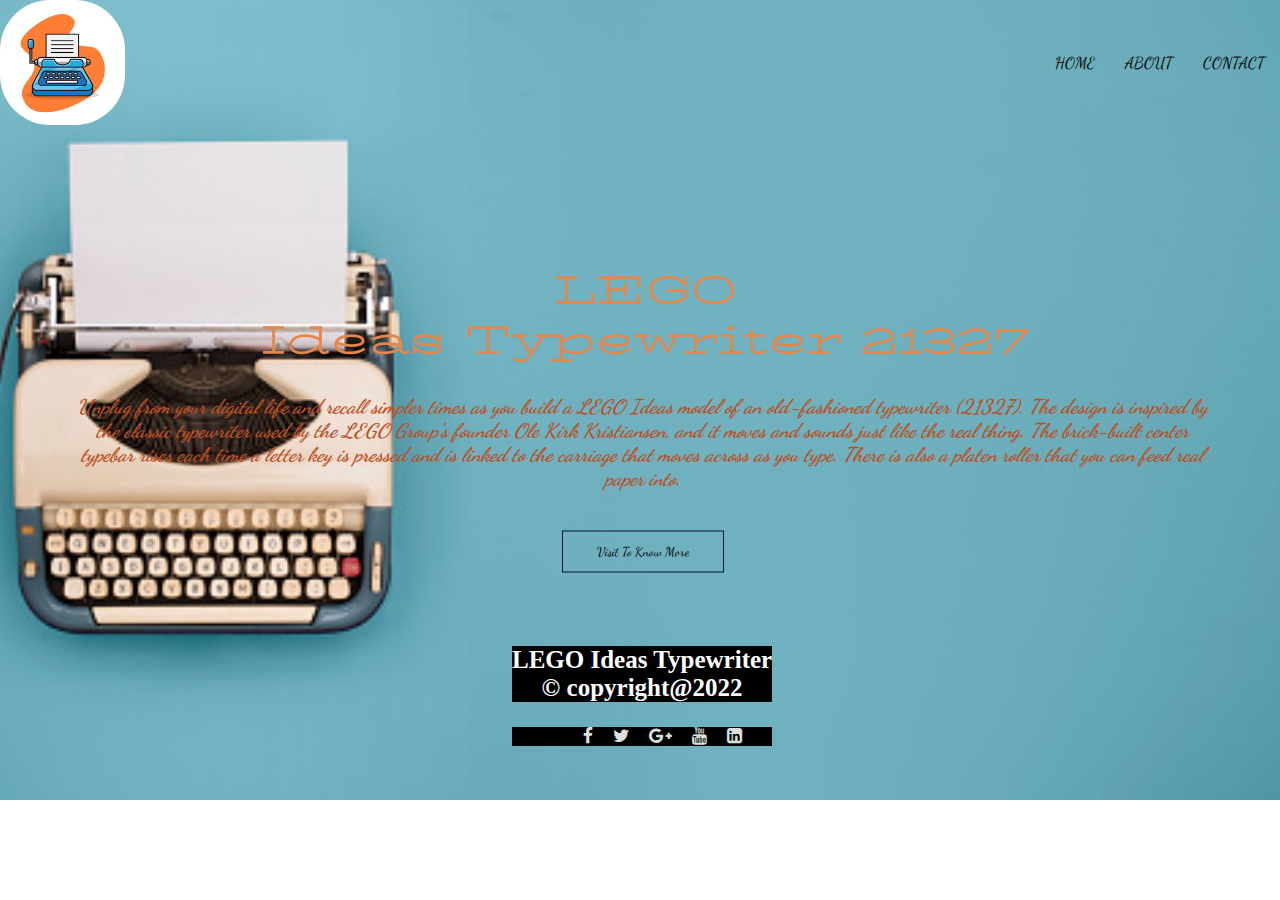
<file: index.html>
<!DOCTYPE html>
<html lang="en">
  <head>
    <!-- add the meta data -->
    <meta charset="utf-8">
    <meta name="viewport" content="width+device-width, initial-scale=1.0">
    <title>Lego Typewriter</title>
    <meta name="description" content="This time we will make a mocro-site">
    <meta name="robots" content="noindex, nofollow">
    <!-- add our custom fonts -->
    <link rel="preconnect" href="https://fonts.googleapis.com">
    <link rel="preconnect" href="https://fonts.gstatic.com" crossorigin>
    <link href="https://fonts.googleapis.com/css2?family=Montserrat:wght@400;500&family=Poppins:ital,wght@0,200;1,300;1,500;1,700&family=Roboto:ital,wght@0,400;0,500;0,700;1,400&display=swap" rel="stylesheet">
     <link rel="stylesheet" href="https://stackpath.bootstrapcdn.com/font-awesome/4.7.0/css/font-awesome.min.css">
     <link rel="preconnect" href="https://fonts.googleapis.com">
     <link rel="preconnect" href="https://fonts.gstatic.com" crossorigin>
     <link href="https://fonts.googleapis.com/css2?family=BhuTuka+Expanded+One&family=Dancing+Script&family=Montserrat:wght@400;500&family=Poppins:ital,wght@0,200;1,300;1,500;1,700&display=swap" rel="stylesheet">
    <!-- add the CSS -->
    <link rel="stylesheet" href="style.css">
    <!-- add the js -->
    <script src="custom-js.js"></script>
    </head>
    <body>
      <!-- let's add header element -->
     <header class="header" id="header"></header>
      <main>
      <section>
        <!-- Here we will be writing main Heading and description -->
     <div class="text">
       <h1>LEGO
         <br> Ideas Typewriter 21327</h1>
       <p> Unplug from your digital life and recall simpler times as you build a LEGO Ideas model of an old-fashioned typewriter (21327). The design is inspired by the classic typewriter used by the LEGO Group’s founder Ole Kirk Kristiansen, and it moves and sounds just like the real thing. The brick-built center typebar rises each time a letter key is pressed and is linked to the carriage that moves across as you type. There is also a platen roller that you can feed real paper into.
       </p>
       <a href="visit.html" class="btn-1">Visit To Know More</a>
     </div>
      </section>
    </main>
    <!-- add the footer -->
    <footer class="footer" id="footer"></footer>
  </body>
</html>
</file>
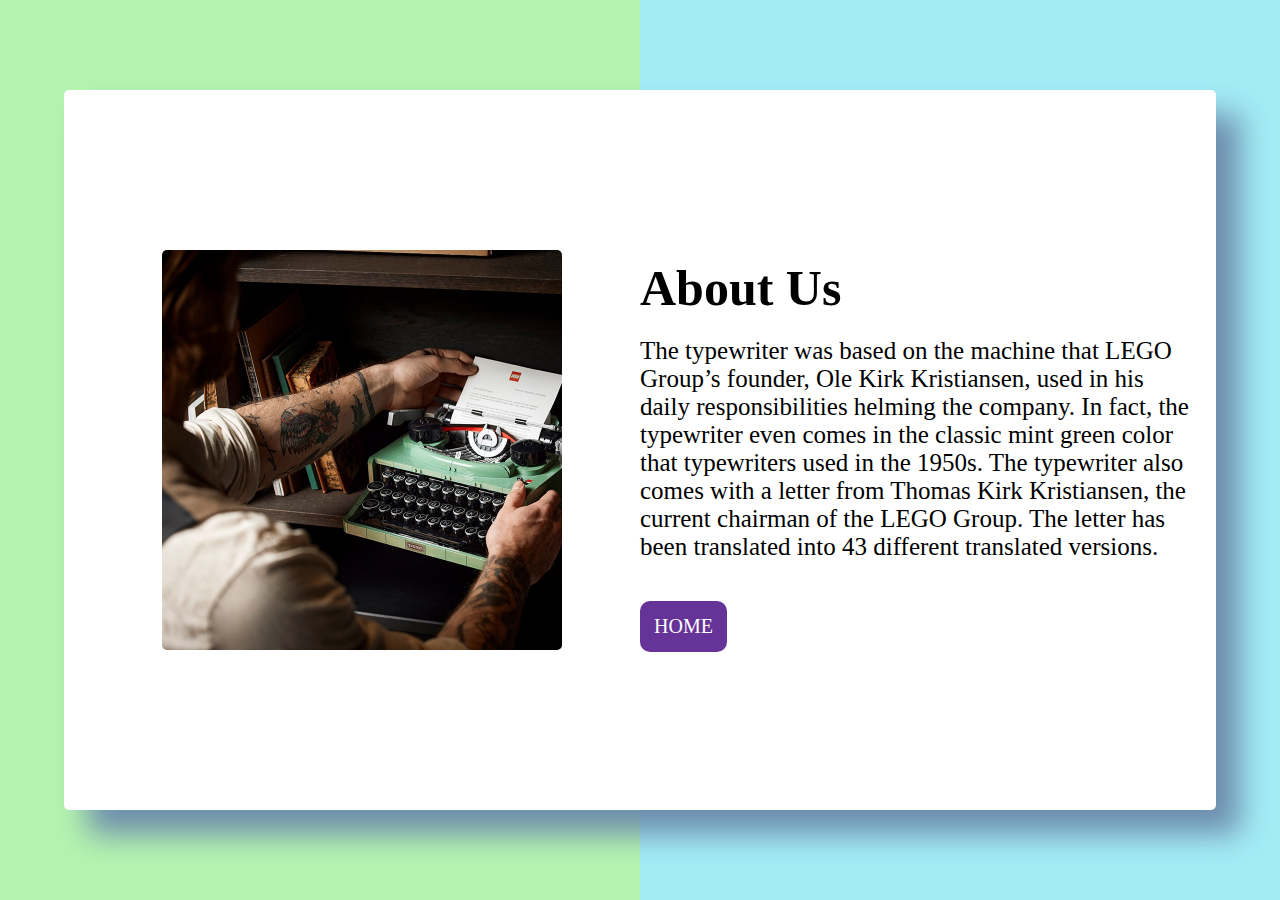
<file: about.html>
<!DOCTYPE html>
<html lang="en">
  <head>
    <!-- add the meta data -->
    <meta charset="utf-8">
    <meta name="viewport" content="width+device-width, initial-scale=1">
    <!-- add the Title of the page -->
    <title>About us</title>
    <meta name="description" content="This time we will make a mocro-site">
    <meta name="robots" content="noindex, nofollow">
    <link rel="stylesheet" href="about.css">
  </head>
  <!-- let's add Division with different classes -->
  <body>
    <div class="wrapper">
      <div class="background-color">
        <div class="bg-1"></div>     <!-- add the background 1 -->
        <div class="bg-2"></div>     <!-- add the background 2 -->
      </div>
      <div class="about-container">
        <!-- In this section we will add image -->
        <div class="img-container">
          <img src="Lego7.jpg" alt="">
        </div>
        <!-- In this section we will add info  -->
        <div class="text-container">
          <h1> About Us </h1>
          <p> The typewriter was based on the machine that LEGO Group’s founder, Ole Kirk Kristiansen, used in his daily responsibilities helming the company. In fact, the typewriter even comes in the classic mint green color that typewriters used in the 1950s. The typewriter also comes with a letter from Thomas Kirk Kristiansen, the current chairman of the LEGO Group. The letter has been translated into 43 different translated versions. </p>
         <a href="index.html">HOME</a>
        </div>
    </div>
  </div>
  </body>
  </html>
</file>
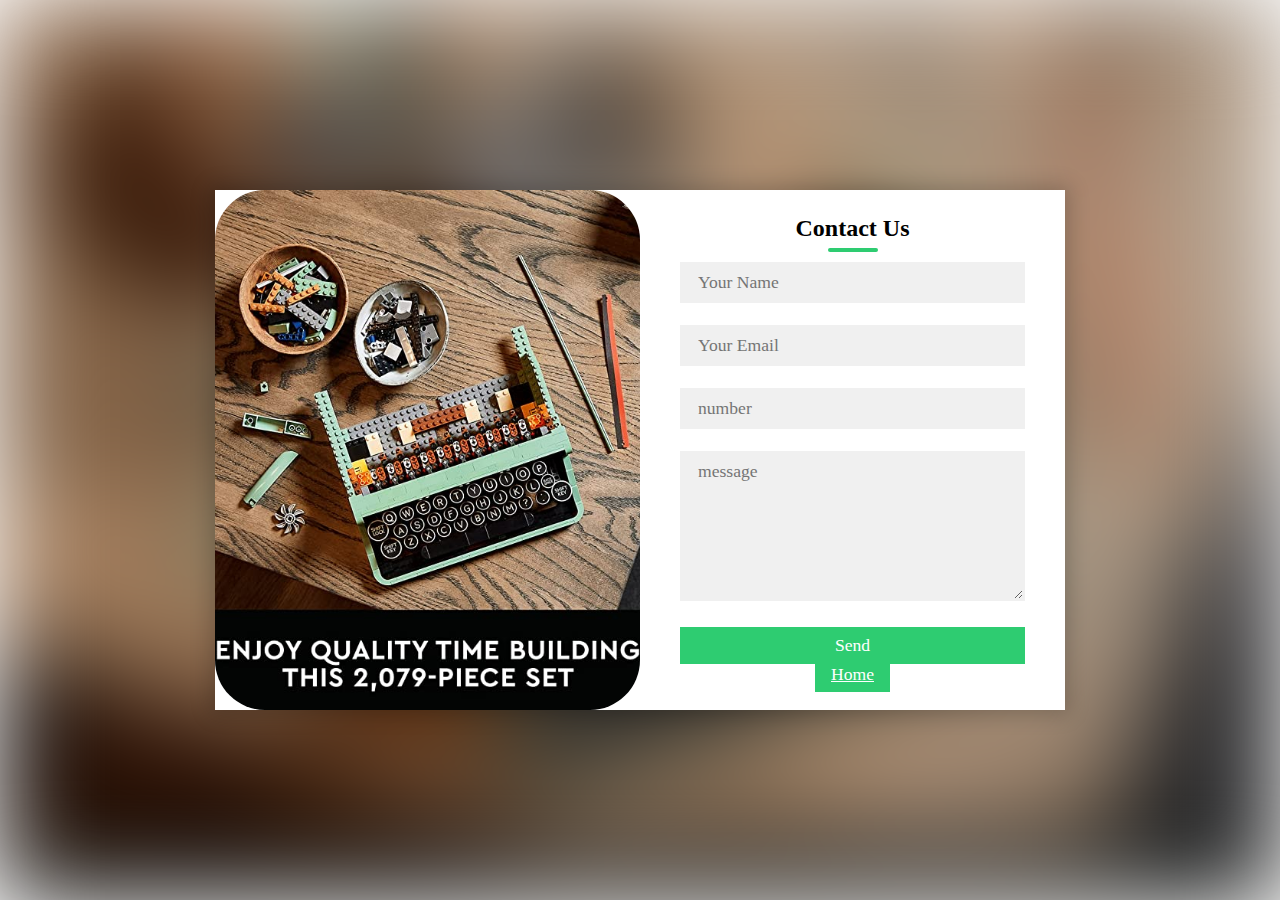
<file: contact.html>
<!DOCTYPE html>
<html lang="en">
   <head>
     <!-- add the meta data -->
     <meta name="viewport" content="width=device-width, initial-scale=1.0">
     <!-- add the Title of the page -->
     <title>Contact US </title>
     <link rel="stylesheet" href="contact.css">
     <link rel="preconnect" href="https://fonts.googleapis.com">
<link rel="preconnect" href="https://fonts.gstatic.com" crossorigin>
   </head>
   <body>
     <!-- Now we will be adding image on left side and contact options on right side -->
     <div class="container">
       <div class="contact-box">
         <!-- in the left division we will add image using css -->
         <div class="left"></div>
         <!-- in the right division we will add  contact options -->
         <div class="right">
           <h2>Contact Us</h2>
           <input type="text" class="field" placeholder="Your Name">
           <input type="Email" class="field" placeholder="Your Email">
           <input type="number" class="field" placeholder="number">
           <textarea class="field area" placeholder="message"></textarea>
           <button class="btn">Send</button>
           <a class="home" href="index.html">Home</a>
         </div>
       </div>
      </div>
    </body>
  </html>
</file>
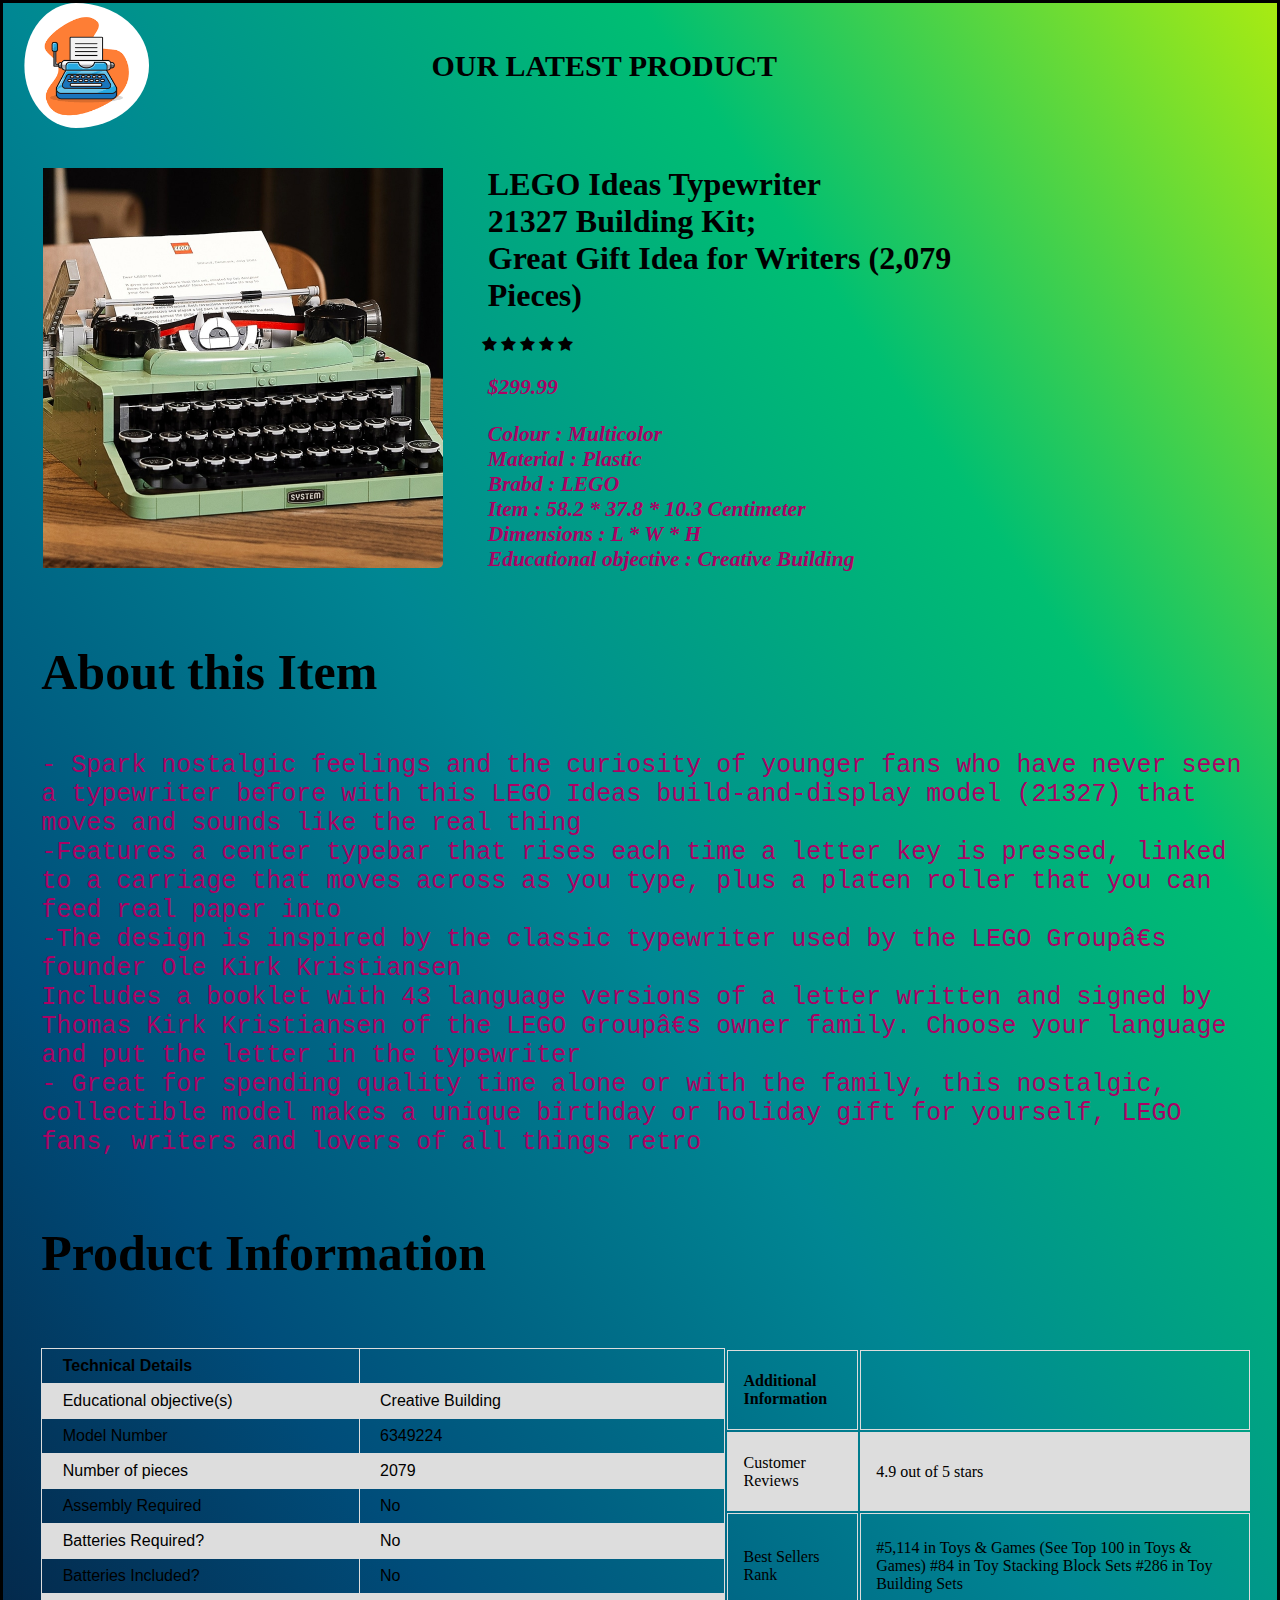
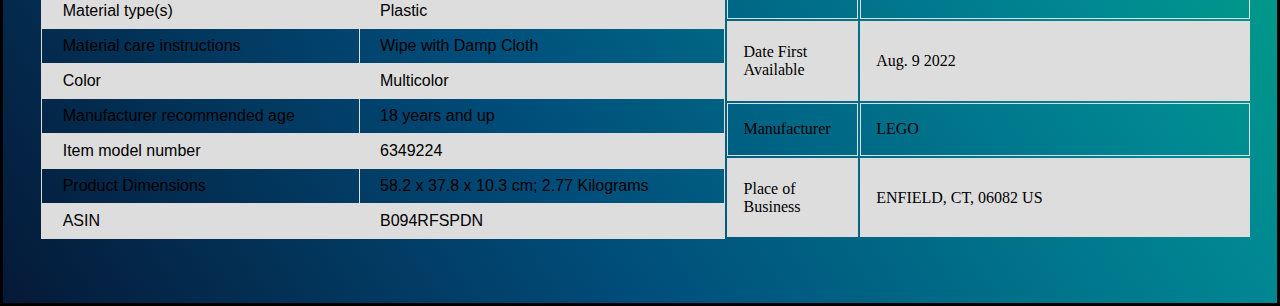
<file: visit.html>
<!DOCTYPE html>
<html lang="en">
  <head>
    <!-- add the meta data -->
    <meta charset="utf-8">
    <meta name="viewport" content="width+device-width, initial-scale=1">
    <!-- add the title -->
    <title>Latest Products</title>
    <meta name="description" content="This time we will make a mocro-site">
    <meta name="robots" content="noindex, nofollow">
      <link rel="stylesheet" href="visit.css">
      <link rel="stylesheet" href="https://cdnjs.cloudflare.com/ajax/libs/font-awesome/4.7.0/css/font-awesome.min.css">
    </head>
    <body>
        <!-- let's add header element -->
      <header>
          <!-- let's add header logo and title -->
        <div>
          <a href="visit.html"><img src="logo.png" alt="header logo"></a>
        </div>
        <p> OUR LATEST PRODUCT </p>
      </header>
  <main>
      <!-- In the main section we will be adding the details,image of the product -->
  <div class="main">
      <div class="img">
        <img src="LEGO.jpg" alt="">
      </div>
      <div class="container">
        <div class="heading">
          <h1> LEGO Ideas Typewriter
            <br> 21327 Building Kit;
            <br> Great Gift Idea for Writers (2,079 Pieces) </h1>
        </div>
        <div class="rating">
          <span class="fa fa-star checked"></span>
          <span class="fa fa-star checked"></span>
          <span class="fa fa-star checked"></span>
          <span class="fa fa-star"></span>
          <span class="fa fa-star"></span>
        </div>
        <div class="description">
            <p>$299.99</p>
            <p> Colour : Multicolor
              <br> Material : Plastic
              <br> Brabd : LEGO
              <br> Item : 58.2 * 37.8 * 10.3 Centimeter
              <br> Dimensions : L * W * H
              <br> Educational objective : Creative Building
            </p>
        </div>
      </div>

    </div>
    <div class="about">
        <!-- let's add more about the product but this time we will use tables also -->
        <div>
          <h3> About this Item </h3>
        </div>
            <p> - Spark nostalgic feelings and the curiosity of younger fans who have never seen a typewriter before with this LEGO Ideas build-and-display model (21327) that moves and sounds like the real thing
              <br> -Features a center typebar that rises each time a letter key is pressed, linked to a carriage that moves across as you type, plus a platen roller that you can feed real paper into
              <br> -The design is inspired by the classic typewriter used by the LEGO Groupâ€s founder Ole Kirk Kristiansen
              <br> Includes a booklet with 43 language versions of a letter written and signed by Thomas Kirk Kristiansen of the LEGO Groupâ€s owner family. Choose your language and put the letter in the typewriter
              <br> - Great for spending quality time alone or with the family, this nostalgic, collectible model makes a unique birthday or holiday gift for yourself, LEGO fans, writers and lovers of all things retro
            </p>
      </div>
      <h4> Product Information </h4>
      <div class="info">
        <table class="table-1">
          <tr>
            <th>Technical Details</th>
            <th></th>
          </tr>
          <tr>
            <td>Educational objective(s)</td>
            <td>Creative Building</td>
          </tr>
          <tr>
            <td>Model Number</td>
            <td>6349224</td>
          </tr>
          <tr>
            <td>Number of pieces</td>
            <td>‎2079</td>
          </tr>
          <tr>
            <td>Assembly Required</td>
            <td>‎No</td>
          </tr>
          <tr>
            <td>Batteries Required?</td>
            <td>‎No</td>
          </tr>
          <tr>
            <td>Batteries Included?</td>
            <td>‎No</td>
          </tr>
          <tr>
            <td>Material type(s)</td>
            <td>	‎Plastic</td>
          </tr>
          <tr>
            <td>Material care instructions</td>
            <td>‎Wipe with Damp Cloth</td>
          </tr>
          <tr>
            <td>Color</td>
            <td>‎‎Multicolor</td>
          </tr>
          <tr>
            <td>Manufacturer recommended age</td>
            <td>‎‎18 years and up</td>
          </tr>
          <tr>
            <td>Item model number</td>
            <td>‎‎6349224</td>
          </tr>
          <tr>
            <td>Product Dimensions</td>
            <td>58.2 x 37.8 x 10.3 cm; 2.77 Kilograms</td>
          </tr>
          <tr>
            <td>ASIN</td>
            <td>‎B094RFSPDN</td>
          </tr>
        </table>
        <table class="table-2">
          <tr>
            <th>Additional Information</th>
            <th></th>
          </tr>
          <tr>
            <td>Customer Reviews</td>
            <td>4.9 out of 5 stars</td>
          </tr>
          <tr>
            <td>Best Sellers Rank</td>
            <td>#5,114 in Toys & Games (See Top 100 in Toys & Games)
              #84 in Toy Stacking Block Sets
              #286 in Toy Building Sets</td>
          </tr>
          <tr>
            <td>Date First Available</td>
            <td>Aug. 9 2022</td>
          </tr>
          <tr>
            <td>Manufacturer</td>
            <td>LEGO</td>
          </tr>
          <tr>
            <td>Place of Business</td>
            <td>ENFIELD, CT, 06082 US</td>
          </tr>
        </table>
      </div>
    </main>
  </body>
  </html>
</file>
<file: style.css>
/*****************/
/*Global Styling */
/*****************/
* {
  box-sizing: border-box;
}
body{
  margin: 0;
  padding: 0;
  font-family: 'Montserrat', sans-serif;
  font-family: 'Poppins', sans-serif;
  font-family: 'Roboto', sans-serif;
  font-family: 'BhuTuka Expanded One', cursive;
  font-family: 'Dancing Script', cursive;
  background-image: url('a.jpg');
  background-size: cover;
  background-position: center;
  background-repeat: no-repeat;
  position: relative;
  height: 800px;

}
header{
  display: flex;
  align-items: center;
  height: 125px;
  grid-area: header;
}
header > div{
  flex-grow: 1;
  height: 100%;
}
header > div > a > img{
  width: auto;
  height: 100%;
  border-radius: 50px;
}
header > nav > ul{
  display: flex;
  list-style: none;
}
header > nav > ul > li{
  padding: 0px 15px;
}
header > nav > ul > li > a{
  color: #000000;
  text-decoration: none;
}
header > nav > ul > li > a:hover{
  border: 1px solid #b3b3b3;
  background: #7B7D7D;
  transition: 1s;
}
.text{
  width: 90%;
  color: #E5874A;
  position: absolute;
  top: 50%;
  left: 50%;
  transform: translate(-50%,-50%);
  text-align: center;
  padding-left: 5px;
}
.text > h1{
  font-size: 50px;
  font-family:'BhuTuka Expanded One';
  font-weight: bold;
  padding-left: 5px;
}
.text > p{
  margin: 10px 0 40px;
  font-size: 20px;
  font-family: 'Dancing Script', cursive;
  font-style: italic;
  font-weight: bolder;
  color: #BC5023;
}
.btn-1{
  display: inline-block;
  text-decoration: none;
  color: #000000;
  border: 1px solid #071330;
  padding: 12px 34px;
  font-size: 13px;
  background: transparent;
  position: relative;
  cursor: pointer;
}
.btn-1:hover{
  border: 1px solid #b3b3b3;
  background: #7B7D7D;
  transition: 1s;
}
footer{
  background: #000000;
}
.footer-content{
  padding: 3%;
  text-align: center;
  bottom: 0px;
  position: absolute;
  padding-left: 40%;
}
.footer-content h3{
  color: #fff;
  font-size: 25px;
  font-family: serif;
  background: #000000;
}
.socials{
  display: flex;
  list-style: none;
  align-items: center;
  justify-content: center;
  margin-top: auto;
  background: #000000;
}
.socials li{
  margin: 0 10px;
  background: #000000;
}
.socials a{
  text-decoration: none;
  color: #ffffff;
  background: #000000;
}
.socials a i{
  font-size: 1.1rem;
  background: #000000;
}
.socials a{
  color: #DBE0DC;
  background: #000000;
}

@media screen and (max-width: 1024px){
  header{
    width: 100%
  }
}
</file>
<file: about.css>
*{
  padding: 0;
  margin: 0;
  box-sizing: border-box;
}
.wrapper{
  position: relative;
  display: flex;
  justify-content: center;
  align-items: center;
}
.background-color{
  width: 100%;
  min-height: 100vh;
  display: flex;
}
.bg-1{
  flex: 1;
  background-color: rgb(180, 243, 175);
}
.bg-2{
  flex: 1;
  background-color: rgb(163, 236, 245);
}
.about-container{
  width: 85%;
  min-height: 80vh;
  position: absolute;
  display: flex;
  justify-content: center;
  align-items: center;
  background-color: #ffffff;
  padding: 20px;
  border-radius: 5px;
  box-shadow: 24px 24px 30px #6d8dad;
}
.img-container{
  flex: 1;
  display: flex;
  justify-content: center;
  align-items: center;
}
.img-container img {
  width: 500px;
  height: 500px;
  object-fit: cover;
  border-radius: 5px;
}
.text-container{
  flex: 1;
  display: flex;
  justify-content: center;
  align-items: flex-start;
  flex-direction: column;
}

.text-container h1{
  font-size: 50px;
  padding: 10px 0px;
}
.text-container p{
  font-size: 25px;
  padding: 10px 0px;
}
.text-container a{
  text-decoration: none;
  padding: 12px;
  border: 2px solid rebeccapurple;
  margin-top: 30px;
  background-color: rebeccapurple;
  color: #ffffff;
  font-size: 20px;
  border-radius: 10px;
  transition: .3s;
}
.text-container a:hover{
  background-color: transparent;
  color: #000000;
  border: 2px solid rebeccapurple;
}

@media screen and (max-width: 1600px) {
  .about-container{
    width: 90%;
  }
  .img-container img{
    width: 400px;
    height: 400px;
  }
  .text-container h1{
    font-size: 50px;
  }
}
@media screen and (max-width: 1100px) {
  .about-container{
    flex-direction: column;
  }
  .text-container{
    align-items: center;
  }
}
@media screen and (max-width: 550px) {
  .img-container img{
    width: 300px;
    height: 300px;
  }
  .text-container p {
    font-size: 20px;
  }

}
</file>
<file: contact.css>
*
{
  margin: 0;
  padding: 0;
  box-sizing: border-box;
  font-family: 'BhuTuka Expanded One', cursive;
}

body{
  width: 100%;
  height: 100vh;
}

.container{
  position: relative;
  display: flex;
  justify-content: center;
  align-items: center;
  width: 100%;
  height: 100%;
  padding: 20px 100px;
}

.container::after{
  content: '';
  position: absolute;
  left: 0;
  top: 0;
  width: 100%;
  height: 100%;
  background: url(9.jpg) no-repeat center;
  background-size: cover;
  z-index: -1;
  filter: blur(50px);
}

.contact-box{
  max-width: 850px;
  display: grid;
  grid-template-columns: repeat(2, 1fr);
  justify-content: center;
  align-items: center;
  text-align: center;
  background-color: #ffffff;
  box-shadow: 0px 0px 19px 5px rgba(0, 0, 0, 0.19);
}

.left{
  height: 100%;
  background: url(9.jpg) no-repeat center;
  background-size: cover;
  border-radius: 50px;
}

.right{
  padding: 25px 40px;
}

h2{
  position: relative;
  padding-bottom: 10px;
  margin-bottom: 10px;
}

h2::after{
  content: '';
  position: absolute;
  left: 50%;
  bottom: 0;
  transform: translateX(-50%);
  height: 4px;
  width: 50px;
  border-radius: 2px;
  background-color: #2ecc71;
}

.field{
  width: 100%;
  padding: 0.5rem 1rem;
  outline: none;
  border: 2px solid rgba(0, 0, 0, 0);
  background-color: rgba(230, 230, 230, 0.6);
  font-size: 1.1rem;
  margin-bottom: 22px;
  transition: .3s;
}

.field:hover{
  background-color: rgba(0, 0, 0, 0.1);
}

.field:focus{
  background-color: #ffffff;
  border: 2px solid rgba(30, 85, 250, 0.47);
}

.area{
  min-height: 150px;
}

.btn{
  width: 100%;
  padding: 0.5rem 1rem;
  font-size: 1.1rem;
  background-color: #2ecc71;
  cursor: pointer;
  outline: none;
  border: none;
  color: #ffffff;
  transition: .3s;
}
.home{
  width: 100%;
  padding: 0.5rem 1rem;
  font-size: 1.1rem;
  background-color: #2ecc71;
  cursor: pointer;
  outline: none;
  border: none;
  color: #ffffff;
  transition: .3s;
}

.btn:hover{
  background-color: #
}

@media screen and (max-width: 1024px){
  .contact-box{
    grid-template-columns: 100%;
  }
  .left{
    height: 200px;
  }
}
</file>
<file: visit.css>
body{
  background-image: linear-gradient(to right top, #051937, #004d7a, #008793, #00bf72, #a8eb12);
  padding: 0;
  margin: 0;
  box-sizing: border-box;
}
html{
  border-style: solid;
}
header{
  display: flex;
  align-items: center;
  height: 125px;
  grid-area: header;
}
header > div{
  flex-grow: 1;
  height: 100%;
}
header > div > a > img{
  width: auto;
  height: 100%;
  border-radius: 100%;
  padding-left: 5%;
}
header > p{
  padding-right: 500px;
  font-size: 30px;
  font-style: normal;
  font-weight: bolder;
}

.img img {
  width: 400px;
  height: 400px;
  object-fit: cover;
  border-radius: 5px;
  flex: 1;
  display: flex;
  justify-content: center;
  align-items: center;
  padding-top: 10%;
  padding-left: 10%;
}
.main  {
  display: flex;
  text-align: right;
}

.heading{
  text-align: left;
  padding-left: 15%;
  padding-top: 3%;
}

.rating{
  text-align: right;
  padding-right: 70%;
}
.description{
  text-align: left;
  padding-left: 15%;
  font-style: italic;
  font-weight: bold;
  color: #ab0264;
  font-size: 21.5px;
}

.about > div > h3{
  font-family: cursive;
  font-size: 50px;
  padding-left: 3%;
  color: #000000;
}
.about p{
  font-size: 25px;
  font-family: monospace;
  text-decoration: inherit;
  padding-left: 3%;
  color: #ab0264;
  padding-right: 2%;
}
.info{
  display: flex;
  padding-left: 3%;
  padding-bottom: 5%;
  padding-right: 2%;
}
h4{
  font-family: cursive;
  font-size: 50px;
  padding-left: 3%;
  color: #000000;
}
.table-1 {
  font-family: arial, sans-serif;
  border-collapse: collapse;
  width: 100%;
  padding-left: 3%;
}

td, th {
  border: 1px solid #dddddd;
  text-align: left;
  padding: 8px;
  padding-left: 3%;
}

tr:nth-child(even) {
  background-color: #dddddd;
}

@media screen and (max-width: 1024px){
  .img{
    width: 10px;
  }
  .heading{
    text-align: left;
    padding-left: 15%;
    padding-top: 1%;
  }
  .rating{
    text-align: right;
    padding-right: 35%;
  }
  .description{
    text-align: left;
    padding-left: 7%;
    font-size: 10.5px;
  }
  .about > div > h3{
    font-size: 25px;
    padding-left: 1.5%;
  }
  .about p{
    font-size: 12.5px;
    padding-left: 1%;
    padding-right: 1%;
}
.info{
  display: flex;
  padding-left: 1%;
  padding-bottom: 2.5%;
  padding-right: 1%;
}
}
</file>
